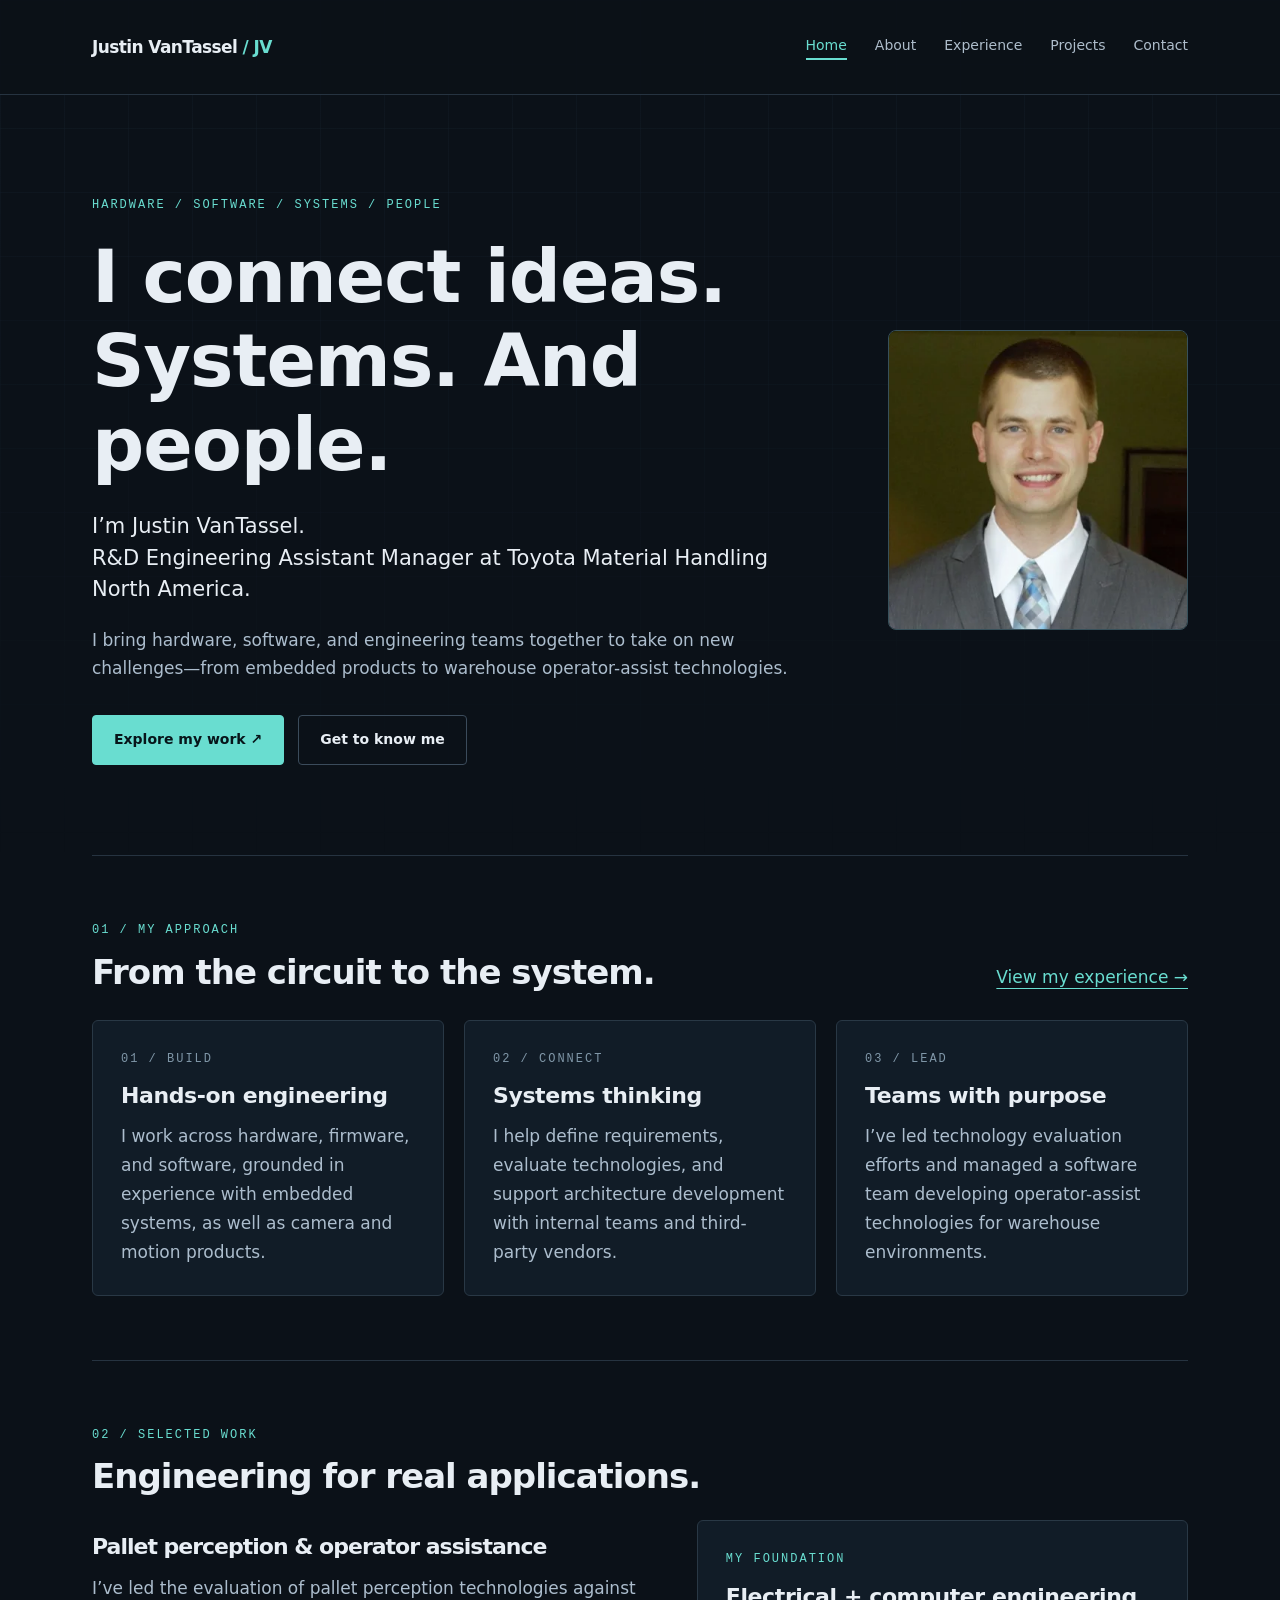
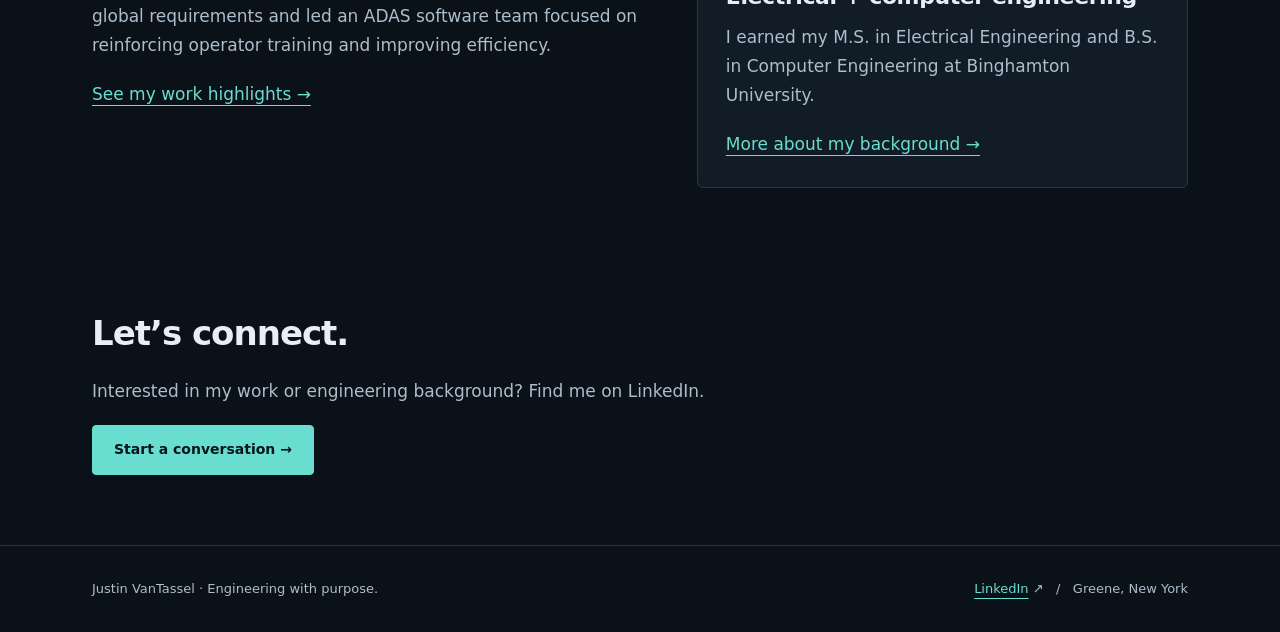
<file: index.html>
<!doctype html><html lang="en"><head><meta charset="utf-8"><meta name="viewport" content="width=device-width, initial-scale=1"><title>Engineering, integration & leadership | Justin VanTassel</title><meta name="description" content="I’m Justin VanTassel, an R&D Engineering Assistant Manager at Toyota Material Handling North America. Explore my engineering experience and work highlights."><meta property="og:type" content="website"><meta property="og:title" content="Engineering, integration & leadership | Justin VanTassel"><meta property="og:description" content="I’m Justin VanTassel, an R&D Engineering Assistant Manager at Toyota Material Handling North America. Explore my engineering experience and work highlights."><meta property="og:image" content="og-image.png"><meta property="og:image:width" content="1200"><meta property="og:image:height" content="630"><meta property="og:image:alt" content="Justin VanTassel — R&amp;D Engineering Assistant Manager"><meta name="twitter:card" content="summary_large_image"><meta name="twitter:title" content="Engineering, integration & leadership | Justin VanTassel"><meta name="twitter:description" content="I’m Justin VanTassel, an R&D Engineering Assistant Manager at Toyota Material Handling North America. Explore my engineering experience and work highlights."><meta name="twitter:image" content="og-image.png"><link rel="icon" href="favicon.svg" type="image/svg+xml"><link rel="stylesheet" href="styles.css"></head><body><a class="skip" href="#main">Skip to content</a><header><div class="wrap"><a class="brand" href="index.html">Justin VanTassel<span> / JV</span></a><nav aria-label="Main navigation"><a href="index.html" aria-current="page">Home</a><a href="about.html">About</a><a href="experience.html">Experience</a><a href="projects.html">Projects</a><a href="contact.html">Contact</a></nav></div></header><main id="main" class="wrap"><section class="hero"><div><div class="eyebrow">Hardware / Software / Systems / People</div><h1>I connect ideas.<br>Systems. And people.</h1><p class="role">I’m Justin VanTassel.<br>R&amp;D Engineering Assistant Manager at Toyota Material Handling North America.</p><p>I bring hardware, software, and engineering teams together to take on new challenges—from embedded products to warehouse operator-assist technologies.</p><div class="actions"><a class="button" href="projects.html">Explore my work <span aria-hidden="true">↗</span></a><a class="button secondary" href="about.html">Get to know me</a></div></div><picture class="headshot"><source srcset="headshot.webp" type="image/webp"><img src="headshot.jpg" alt="Portrait of Justin VanTassel wearing a suit and tie" width="400" height="400" fetchpriority="high"></picture></section><section class="section"><div class="section-heading"><div><div class="eyebrow">01 / My approach</div><h2>From the circuit to the system.</h2></div><a href="experience.html">View my experience →</a></div><div class="grid"><article class="card"><div class="number">01 / Build</div><h3>Hands-on engineering</h3><p>I work across hardware, firmware, and software, grounded in experience with embedded systems, as well as camera and motion products.</p></article><article class="card"><div class="number">02 / Connect</div><h3>Systems thinking</h3><p>I help define requirements, evaluate technologies, and support architecture development with internal teams and third-party vendors.</p></article><article class="card"><div class="number">03 / Lead</div><h3>Teams with purpose</h3><p>I’ve led technology evaluation efforts and managed a software team developing operator-assist technologies for warehouse environments.</p></article></div></section><section class="section"><div class="eyebrow">02 / Selected work</div><h2>Engineering for real applications.</h2><div class="two"><div><h3>Pallet perception & operator assistance</h3><p>I’ve led the evaluation of pallet perception technologies against global requirements and led an ADAS software team focused on reinforcing operator training and improving efficiency.</p><a href="projects.html">See my work highlights →</a></div><div class="card"><div class="tag">My foundation</div><h3>Electrical + computer engineering</h3><p>I earned my M.S. in Electrical Engineering and B.S. in Computer Engineering at Binghamton University.</p><a href="about.html">More about my background →</a></div></div></section><section class="closing"><h2>Let’s connect.</h2><p>Interested in my work or engineering background? Find me on LinkedIn.</p><a class="button" href="contact.html">Start a conversation →</a></section></main><footer><div class="wrap"><p>Justin VanTassel · Engineering with purpose.</p><p><a href="https://www.linkedin.com/in/justin-vantassel-169597180">LinkedIn</a> <span aria-hidden="true">↗</span> &nbsp; / &nbsp; Greene, New York</p></div></footer></body></html>
</file>
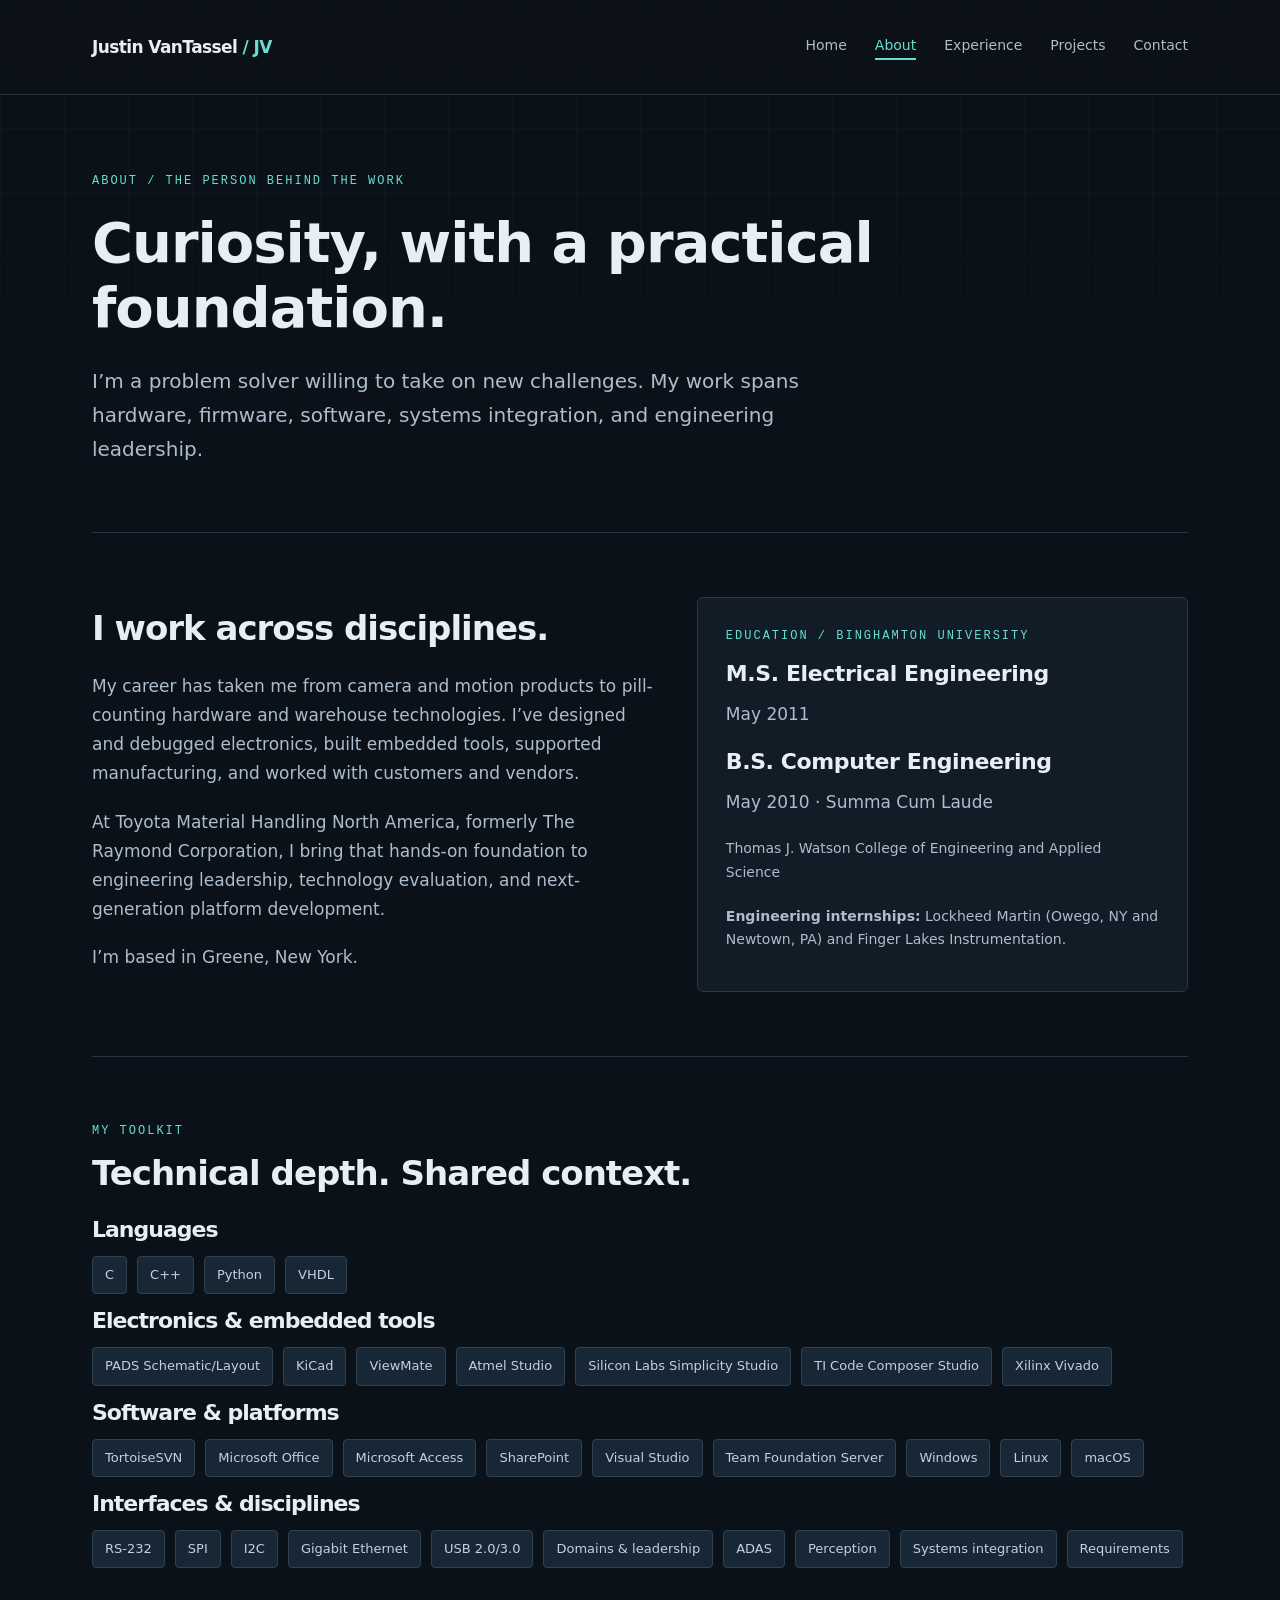
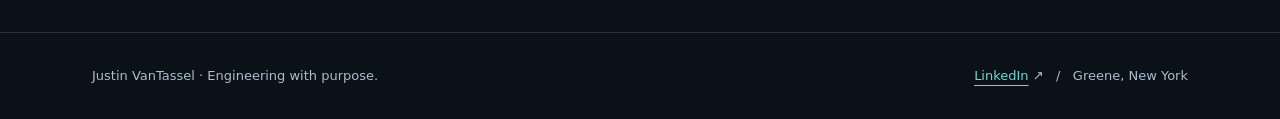
<file: about.html>
<!doctype html><html lang="en"><head><meta charset="utf-8"><meta name="viewport" content="width=device-width, initial-scale=1"><title>About me | Justin VanTassel</title><meta name="description" content="My background spans electrical and computer engineering, embedded development, systems integration, and engineering leadership."><meta property="og:type" content="website"><meta property="og:title" content="About me | Justin VanTassel"><meta property="og:description" content="My background spans electrical and computer engineering, embedded development, systems integration, and engineering leadership."><meta property="og:image" content="og-image.png"><meta property="og:image:width" content="1200"><meta property="og:image:height" content="630"><meta property="og:image:alt" content="Justin VanTassel — R&amp;D Engineering Assistant Manager"><meta name="twitter:card" content="summary_large_image"><meta name="twitter:title" content="About me | Justin VanTassel"><meta name="twitter:description" content="My background spans electrical and computer engineering, embedded development, systems integration, and engineering leadership."><meta name="twitter:image" content="og-image.png"><link rel="icon" href="favicon.svg" type="image/svg+xml"><link rel="stylesheet" href="styles.css"></head><body><a class="skip" href="#main">Skip to content</a><header><div class="wrap"><a class="brand" href="index.html">Justin VanTassel<span> / JV</span></a><nav aria-label="Main navigation"><a href="index.html">Home</a><a href="about.html" aria-current="page">About</a><a href="experience.html">Experience</a><a href="projects.html">Projects</a><a href="contact.html">Contact</a></nav></div></header><main id="main" class="wrap"><div class="page-head"><div class="eyebrow">About / The person behind the work</div><h1>Curiosity, with a practical foundation.</h1><p class="intro">I’m a problem solver willing to take on new challenges. My work spans hardware, firmware, software, systems integration, and engineering leadership.</p></div><section class="section two"><div><h2>I work across disciplines.</h2><p>My career has taken me from camera and motion products to pill-counting hardware and warehouse technologies. I’ve designed and debugged electronics, built embedded tools, supported manufacturing, and worked with customers and vendors.</p><p>At Toyota Material Handling North America, formerly The Raymond Corporation, I bring that hands-on foundation to engineering leadership, technology evaluation, and next-generation platform development.</p><p>I’m based in Greene, New York.</p></div><div class="card"><div class="eyebrow">Education / Binghamton University</div><h3>M.S. Electrical Engineering</h3><p>May 2011</p><h3>B.S. Computer Engineering</h3><p>May 2010 · Summa Cum Laude</p><p class="small">Thomas J. Watson College of Engineering and Applied Science</p><p class="small"><strong>Engineering internships:</strong> Lockheed Martin (Owego, NY and Newtown, PA) and Finger Lakes Instrumentation.</p></div></section><section class="section"><div class="eyebrow">My toolkit</div><h2>Technical depth. Shared context.</h2><h3>Languages</h3><div class="chips"><span>C</span><span>C++</span><span>Python</span><span>VHDL</span></div><h3>Electronics & embedded tools</h3><div class="chips"><span>PADS Schematic/Layout</span><span>KiCad</span><span>ViewMate</span><span>Atmel Studio</span><span>Silicon Labs Simplicity Studio</span><span>TI Code Composer Studio</span><span>Xilinx Vivado</span></div><h3>Software & platforms</h3><div class="chips"><span>TortoiseSVN</span><span>Microsoft Office</span><span>Microsoft Access</span><span>SharePoint</span><span>Visual Studio</span><span>Team Foundation Server</span><span>Windows</span><span>Linux</span><span>macOS</span></div><h3>Interfaces & disciplines</h3><div class="chips"><span>RS-232</span><span>SPI</span><span>I2C</span><span>Gigabit Ethernet</span><span>USB 2.0/3.0</span><span>Domains & leadership</span><span>ADAS</span><span>Perception</span><span>Systems integration</span><span>Requirements</span></div></section></main><footer><div class="wrap"><p>Justin VanTassel · Engineering with purpose.</p><p><a href="https://www.linkedin.com/in/justin-vantassel-169597180">LinkedIn</a> <span aria-hidden="true">↗</span> &nbsp; / &nbsp; Greene, New York</p></div></footer></body></html>
</file>
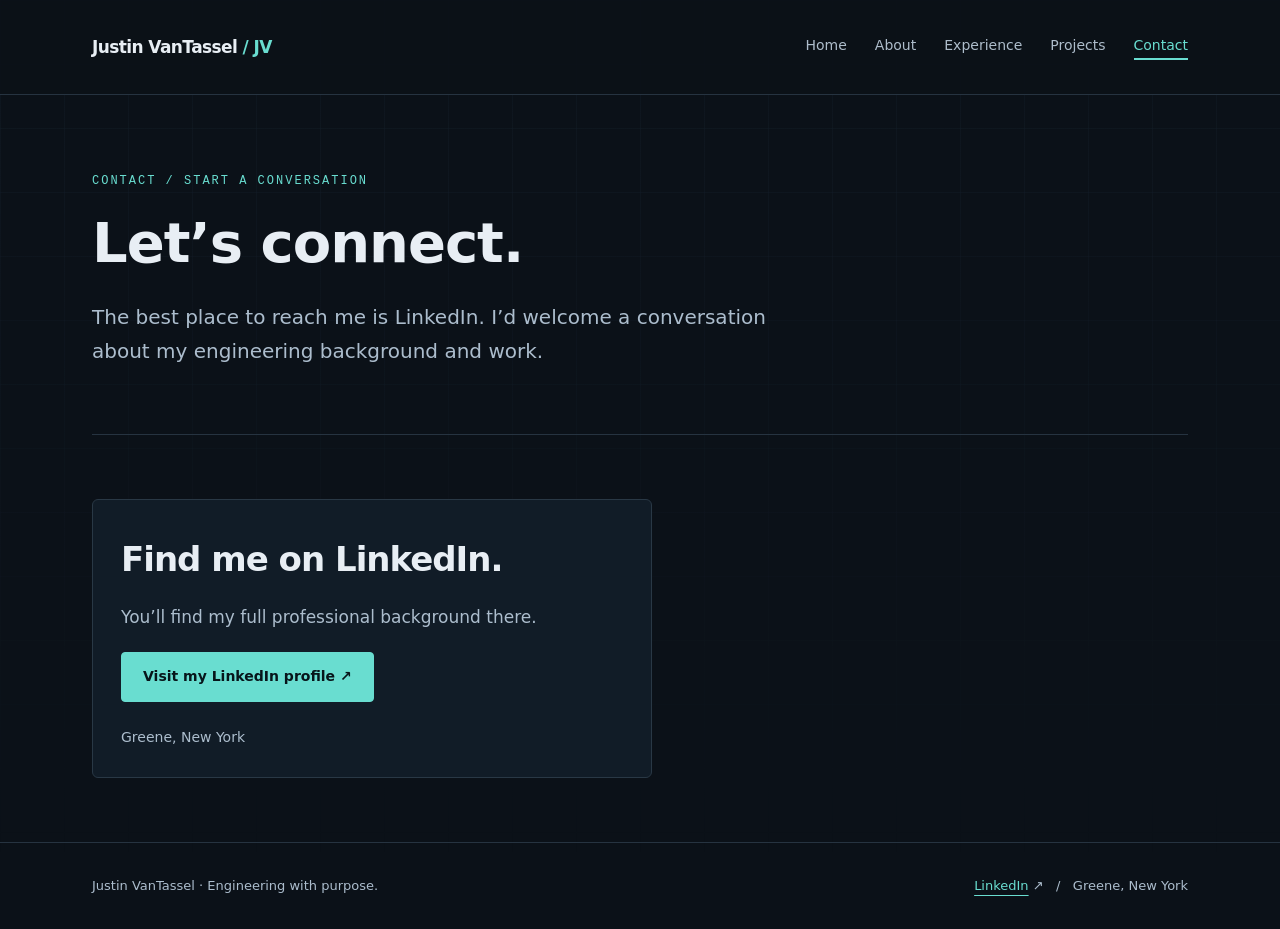
<file: contact.html>
<!doctype html><html lang="en"><head><meta charset="utf-8"><meta name="viewport" content="width=device-width, initial-scale=1"><title>Connect with me | Justin VanTassel</title><meta name="description" content="Connect with me on LinkedIn."><meta property="og:type" content="website"><meta property="og:title" content="Connect with me | Justin VanTassel"><meta property="og:description" content="Connect with me on LinkedIn."><meta property="og:image" content="og-image.png"><meta property="og:image:width" content="1200"><meta property="og:image:height" content="630"><meta property="og:image:alt" content="Justin VanTassel — R&amp;D Engineering Assistant Manager"><meta name="twitter:card" content="summary_large_image"><meta name="twitter:title" content="Connect with me | Justin VanTassel"><meta name="twitter:description" content="Connect with me on LinkedIn."><meta name="twitter:image" content="og-image.png"><link rel="icon" href="favicon.svg" type="image/svg+xml"><link rel="stylesheet" href="styles.css"></head><body><a class="skip" href="#main">Skip to content</a><header><div class="wrap"><a class="brand" href="index.html">Justin VanTassel<span> / JV</span></a><nav aria-label="Main navigation"><a href="index.html">Home</a><a href="about.html">About</a><a href="experience.html">Experience</a><a href="projects.html">Projects</a><a href="contact.html" aria-current="page">Contact</a></nav></div></header><main id="main" class="wrap"><div class="page-head"><div class="eyebrow">Contact / Start a conversation</div><h1>Let’s connect.</h1><p class="intro">The best place to reach me is LinkedIn. I’d welcome a conversation about my engineering background and work.</p></div><section class="section"><div class="card" style="max-width:560px"><h2>Find me on LinkedIn.</h2><p>You’ll find my full professional background there.</p><a class="button" href="https://www.linkedin.com/in/justin-vantassel-169597180">Visit my LinkedIn profile ↗</a><p class="small" style="margin-top:24px">Greene, New York</p></div></section></main><footer><div class="wrap"><p>Justin VanTassel · Engineering with purpose.</p><p><a href="https://www.linkedin.com/in/justin-vantassel-169597180">LinkedIn</a> <span aria-hidden="true">↗</span> &nbsp; / &nbsp; Greene, New York</p></div></footer></body></html>
</file>
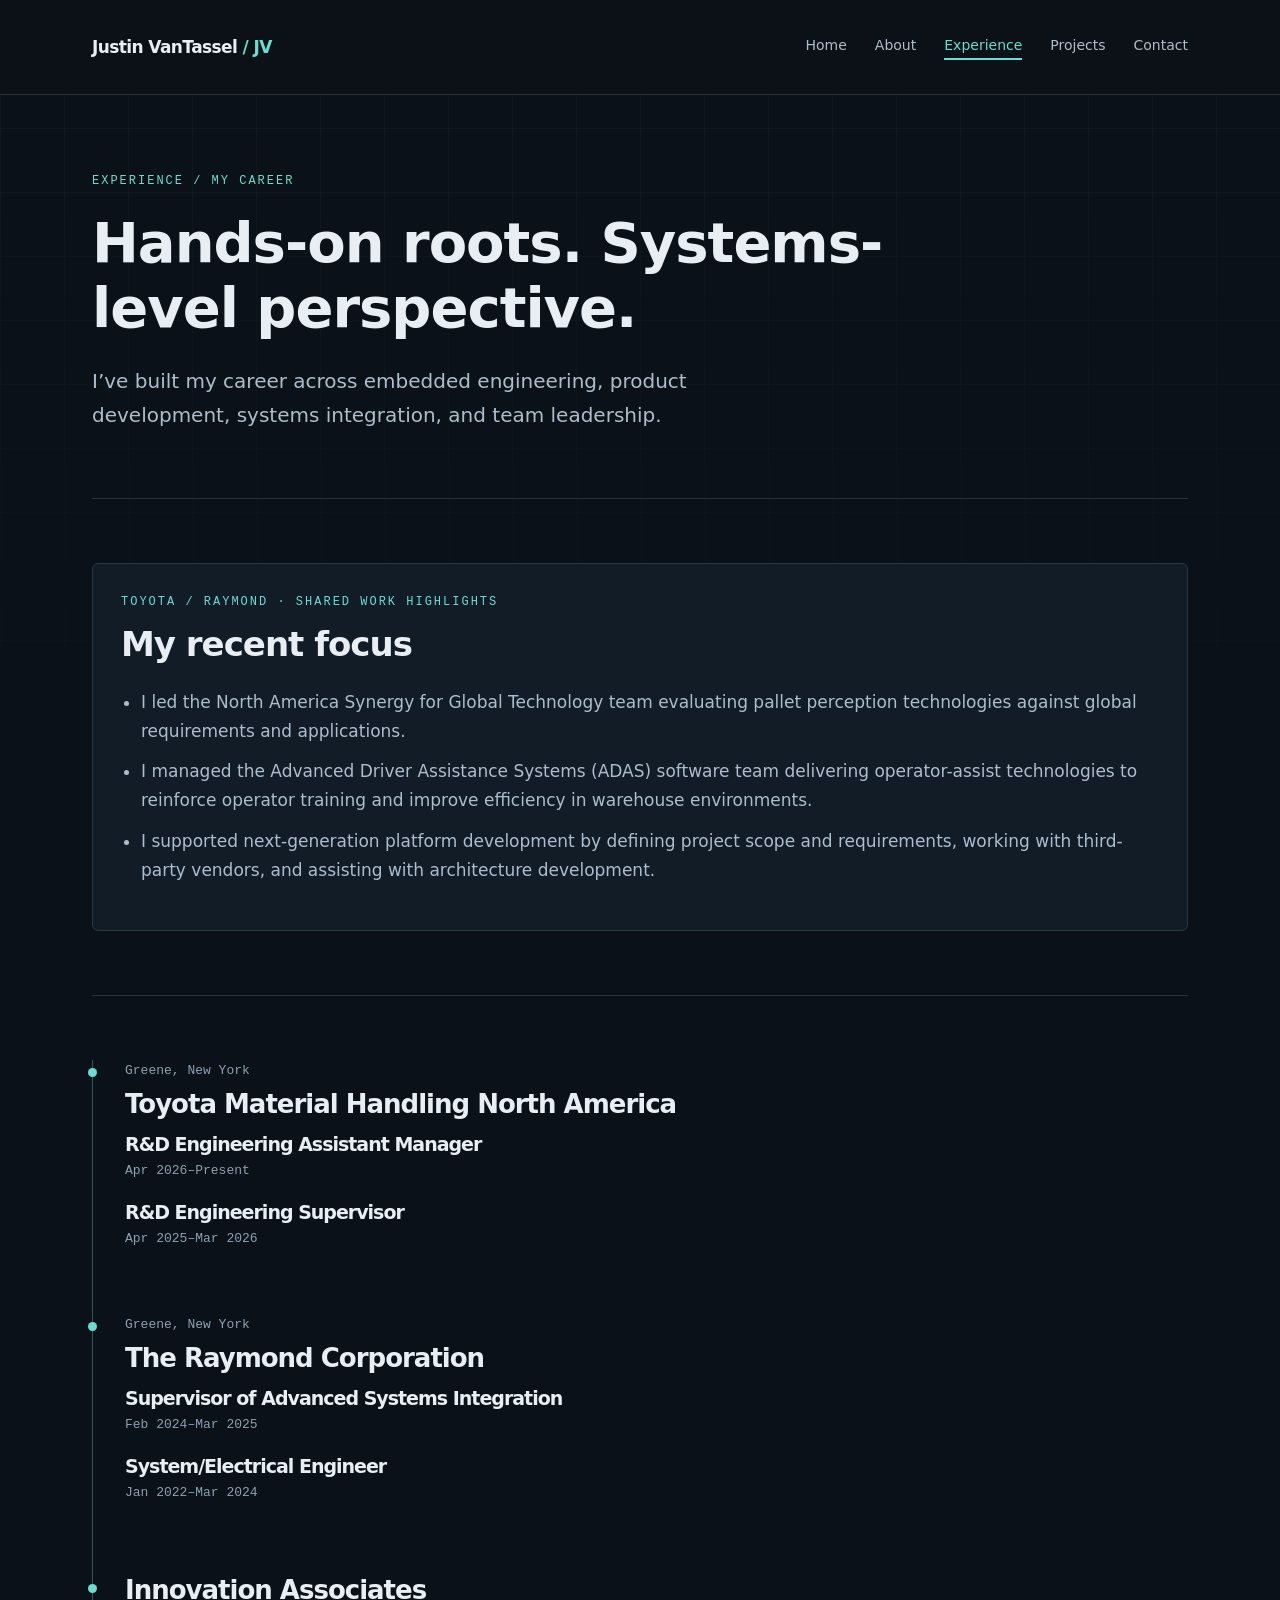
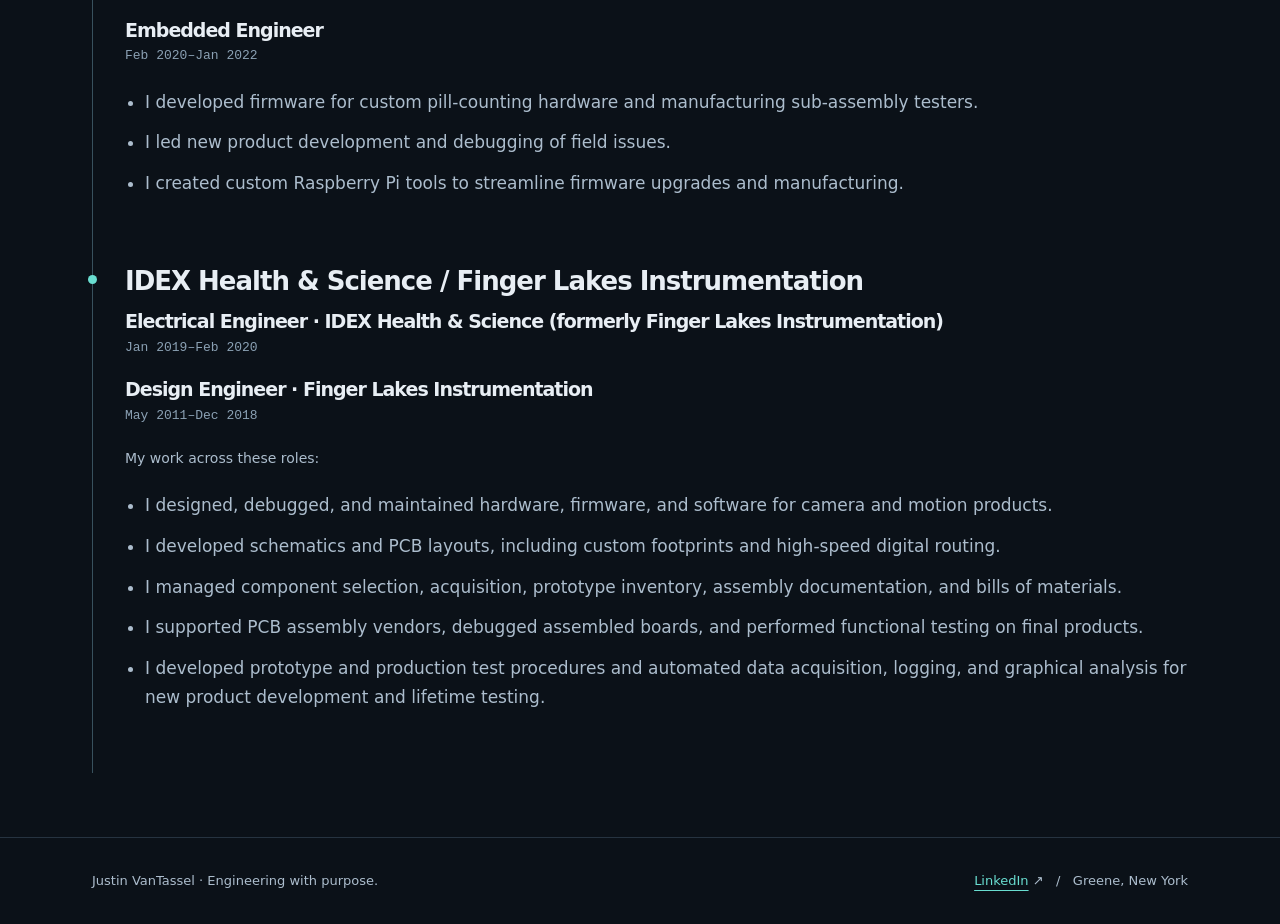
<file: experience.html>
<!doctype html><html lang="en"><head><meta charset="utf-8"><meta name="viewport" content="width=device-width, initial-scale=1"><title>Experience | Justin VanTassel</title><meta name="description" content="Explore my engineering career, from camera and embedded product development to R&D leadership at Toyota Material Handling North America."><meta property="og:type" content="website"><meta property="og:title" content="Experience | Justin VanTassel"><meta property="og:description" content="Explore my engineering career, from camera and embedded product development to R&D leadership at Toyota Material Handling North America."><meta property="og:image" content="og-image.png"><meta property="og:image:width" content="1200"><meta property="og:image:height" content="630"><meta property="og:image:alt" content="Justin VanTassel — R&amp;D Engineering Assistant Manager"><meta name="twitter:card" content="summary_large_image"><meta name="twitter:title" content="Experience | Justin VanTassel"><meta name="twitter:description" content="Explore my engineering career, from camera and embedded product development to R&D leadership at Toyota Material Handling North America."><meta name="twitter:image" content="og-image.png"><link rel="icon" href="favicon.svg" type="image/svg+xml"><link rel="stylesheet" href="styles.css"></head><body><a class="skip" href="#main">Skip to content</a><header><div class="wrap"><a class="brand" href="index.html">Justin VanTassel<span> / JV</span></a><nav aria-label="Main navigation"><a href="index.html">Home</a><a href="about.html">About</a><a href="experience.html" aria-current="page">Experience</a><a href="projects.html">Projects</a><a href="contact.html">Contact</a></nav></div></header><main id="main" class="wrap"><div class="page-head"><div class="eyebrow">Experience / My career</div><h1>Hands-on roots. Systems-level perspective.</h1><p class="intro">I’ve built my career across embedded engineering, product development, systems integration, and team leadership.</p></div><section class="section"><div class="card"><div class="eyebrow">Toyota / Raymond · Shared work highlights</div><h2>My recent focus</h2><ul class="list"><li>I led the North America Synergy for Global Technology team evaluating pallet perception technologies against global requirements and applications.</li><li>I managed the Advanced Driver Assistance Systems (ADAS) software team delivering operator-assist technologies to reinforce operator training and improve efficiency in warehouse environments.</li><li>I supported next-generation platform development by defining project scope and requirements, working with third-party vendors, and assisting with architecture development.</li></ul></div></section><section class="section"><div class="timeline"><article class="job"><div class="meta">Greene, New York</div><h2>Toyota Material Handling North America</h2><h3>R&D Engineering Assistant Manager</h3><p class="meta">Apr 2026–Present</p><h3>R&D Engineering Supervisor</h3><p class="meta">Apr 2025–Mar 2026</p></article><article class="job"><div class="meta">Greene, New York</div><h2>The Raymond Corporation</h2><h3>Supervisor of Advanced Systems Integration</h3><p class="meta">Feb 2024–Mar 2025</p><h3>System/Electrical Engineer</h3><p class="meta">Jan 2022–Mar 2024</p></article><article class="job"><div class="meta"></div><h2>Innovation Associates</h2><h3>Embedded Engineer</h3><p class="meta">Feb 2020–Jan 2022</p><ul class="list"><li>I developed firmware for custom pill-counting hardware and manufacturing sub-assembly testers.</li><li>I led new product development and debugging of field issues.</li><li>I created custom Raspberry Pi tools to streamline firmware upgrades and manufacturing.</li></ul></article><article class="job"><div class="meta"></div><h2>IDEX Health & Science / Finger Lakes Instrumentation</h2><h3>Electrical Engineer · IDEX Health & Science (formerly Finger Lakes Instrumentation)</h3><p class="meta">Jan 2019–Feb 2020</p><h3>Design Engineer · Finger Lakes Instrumentation</h3><p class="meta">May 2011–Dec 2018</p><p class="small">My work across these roles:</p><ul class="list"><li>I designed, debugged, and maintained hardware, firmware, and software for camera and motion products.</li><li>I developed schematics and PCB layouts, including custom footprints and high-speed digital routing.</li><li>I managed component selection, acquisition, prototype inventory, assembly documentation, and bills of materials.</li><li>I supported PCB assembly vendors, debugged assembled boards, and performed functional testing on final products.</li><li>I developed prototype and production test procedures and automated data acquisition, logging, and graphical analysis for new product development and lifetime testing.</li></ul></article></div></section></main><footer><div class="wrap"><p>Justin VanTassel · Engineering with purpose.</p><p><a href="https://www.linkedin.com/in/justin-vantassel-169597180">LinkedIn</a> <span aria-hidden="true">↗</span> &nbsp; / &nbsp; Greene, New York</p></div></footer></body></html>
</file>
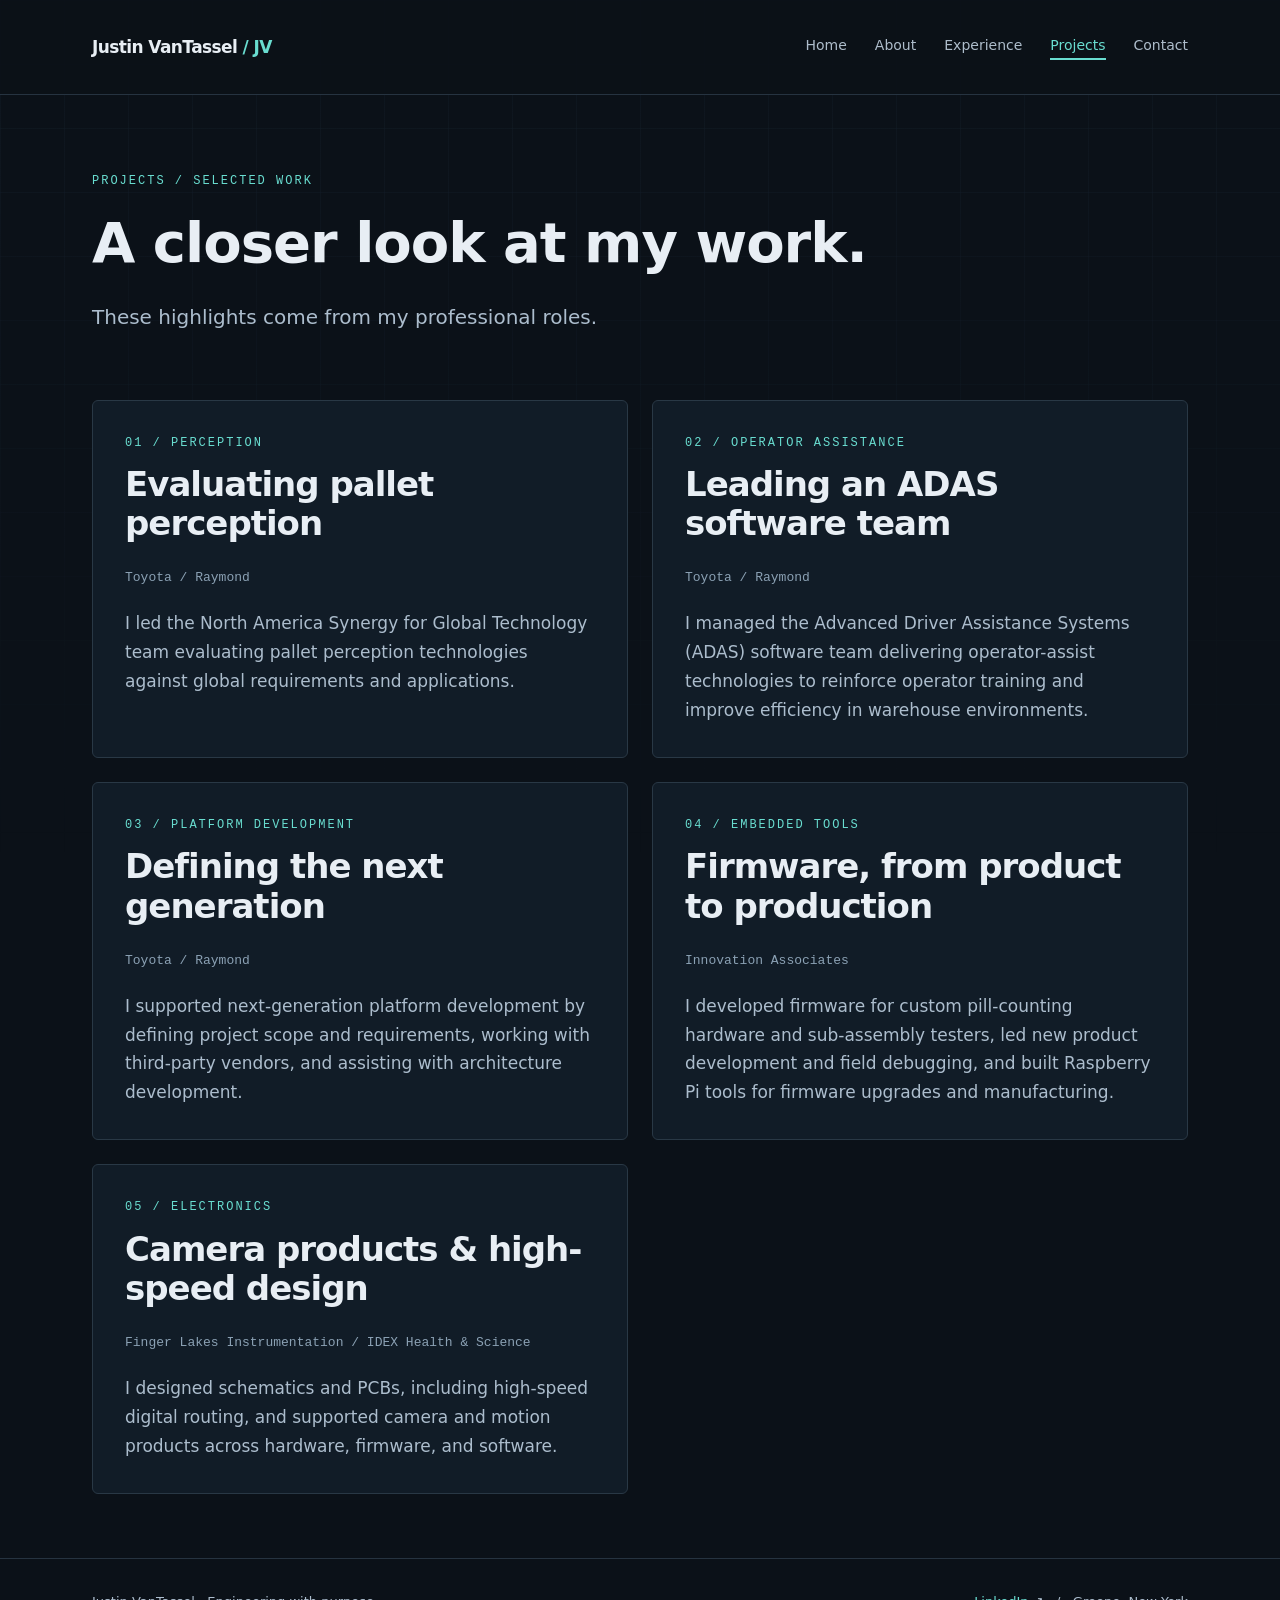
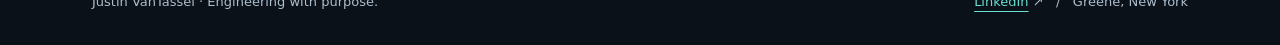
<file: projects.html>
<!doctype html><html lang="en"><head><meta charset="utf-8"><meta name="viewport" content="width=device-width, initial-scale=1"><title>Work highlights | Justin VanTassel</title><meta name="description" content="My professional work highlights include pallet perception, ADAS, platform development, embedded firmware, and camera electronics."><meta property="og:type" content="website"><meta property="og:title" content="Work highlights | Justin VanTassel"><meta property="og:description" content="My professional work highlights include pallet perception, ADAS, platform development, embedded firmware, and camera electronics."><meta property="og:image" content="og-image.png"><meta property="og:image:width" content="1200"><meta property="og:image:height" content="630"><meta property="og:image:alt" content="Justin VanTassel — R&amp;D Engineering Assistant Manager"><meta name="twitter:card" content="summary_large_image"><meta name="twitter:title" content="Work highlights | Justin VanTassel"><meta name="twitter:description" content="My professional work highlights include pallet perception, ADAS, platform development, embedded firmware, and camera electronics."><meta name="twitter:image" content="og-image.png"><link rel="icon" href="favicon.svg" type="image/svg+xml"><link rel="stylesheet" href="styles.css"></head><body><a class="skip" href="#main">Skip to content</a><header><div class="wrap"><a class="brand" href="index.html">Justin VanTassel<span> / JV</span></a><nav aria-label="Main navigation"><a href="index.html">Home</a><a href="about.html">About</a><a href="experience.html">Experience</a><a href="projects.html" aria-current="page">Projects</a><a href="contact.html">Contact</a></nav></div></header><main id="main" class="wrap"><div class="page-head"><div class="eyebrow">Projects / Selected work</div><h1>A closer look at my work.</h1><p class="intro">These highlights come from my professional roles.</p></div><div class="projects"><article class="card"><div class="eyebrow">01 / Perception</div><h2>Evaluating pallet perception</h2><p class="meta">Toyota / Raymond</p><p>I led the North America Synergy for Global Technology team evaluating pallet perception technologies against global requirements and applications.</p></article><article class="card"><div class="eyebrow">02 / Operator assistance</div><h2>Leading an ADAS software team</h2><p class="meta">Toyota / Raymond</p><p>I managed the Advanced Driver Assistance Systems (ADAS) software team delivering operator-assist technologies to reinforce operator training and improve efficiency in warehouse environments.</p></article><article class="card"><div class="eyebrow">03 / Platform development</div><h2>Defining the next generation</h2><p class="meta">Toyota / Raymond</p><p>I supported next-generation platform development by defining project scope and requirements, working with third-party vendors, and assisting with architecture development.</p></article><article class="card"><div class="eyebrow">04 / Embedded tools</div><h2>Firmware, from product to production</h2><p class="meta">Innovation Associates</p><p>I developed firmware for custom pill-counting hardware and sub-assembly testers, led new product development and field debugging, and built Raspberry Pi tools for firmware upgrades and manufacturing.</p></article><article class="card"><div class="eyebrow">05 / Electronics</div><h2>Camera products & high-speed design</h2><p class="meta">Finger Lakes Instrumentation / IDEX Health & Science</p><p>I designed schematics and PCBs, including high-speed digital routing, and supported camera and motion products across hardware, firmware, and software.</p></article></div></main><footer><div class="wrap"><p>Justin VanTassel · Engineering with purpose.</p><p><a href="https://www.linkedin.com/in/justin-vantassel-169597180">LinkedIn</a> <span aria-hidden="true">↗</span> &nbsp; / &nbsp; Greene, New York</p></div></footer></body></html>
</file>
<file: styles.css>
*{box-sizing:border-box}html{color-scheme:dark;scroll-behavior:smooth}body{margin:0;background:#0b1118;color:#e8eef4;font:17px/1.7 system-ui,sans-serif}body:before{content:"";position:absolute;inset:0 0 auto;height:860px;z-index:-1;background:linear-gradient(90deg,#20304235 1px,transparent 1px),linear-gradient(#20304235 1px,transparent 1px);background-size:64px 64px;mask-image:linear-gradient(black,transparent)}a{color:#69ddd0;text-underline-offset:5px}a:hover{color:white}a:focus-visible,button:focus-visible,input:focus-visible,textarea:focus-visible{outline:3px solid #69ddd0;outline-offset:5px}.wrap{max-width:1160px;margin:auto;padding:0 32px}.skip{position:absolute;top:-100px}.skip:focus{top:8px;background:#111f2b;z-index:10}header{border-bottom:1px solid #263340;background:#0b1118e8}header .wrap{min-height:94px;display:flex;align-items:center;justify-content:space-between;gap:24px}.brand{font-weight:750;text-decoration:none;color:#e8eef4;letter-spacing:-.6px}.brand span{color:#69ddd0}nav{display:flex;gap:28px;flex-wrap:wrap}nav a{font-size:14px;color:#aebdcb;text-decoration:none}nav a[aria-current]{color:#69ddd0;border-bottom:2px solid #69ddd0}main{min-height:70vh}.eyebrow,.tag,.number{font-family:ui-monospace,monospace;font-size:12px;text-transform:uppercase;letter-spacing:2px;color:#69ddd0}.hero{padding:100px 0 90px;display:grid;grid-template-columns:1fr 300px;gap:70px;align-items:center}h1,h2,h3{line-height:1.15;letter-spacing:-1px}h1{font-size:clamp(44px,5.7vw,76px);margin:20px 0 24px;font-weight:650}h2{font-size:34px;margin:12px 0 24px}h3{font-size:22px;margin:14px 0}p{color:#acbdcd;margin:0 0 20px}.intro{font-size:20px;max-width:720px}.role{color:#e8eef4;font-size:21px;max-width:700px;line-height:1.5}.actions{display:flex;flex-wrap:wrap;gap:14px;margin-top:32px}.button{display:inline-block;background:#69ddd0;color:#07151a;padding:12px 21px;text-decoration:none;font-size:14px;font-weight:750;border:1px solid #69ddd0;border-radius:4px}.button:hover{color:#07151a;background:#a5eee5}.button.secondary{background:transparent;color:#e8eef4;border-color:#3b4b5b}.headshot{display:block;width:300px;max-width:100%;border:1px solid #37505a;border-radius:8px;overflow:hidden;background:#172c35}.headshot img{display:block;width:100%;height:auto}.section{padding:64px 0;border-top:1px solid #263340}.section-heading{display:flex;justify-content:space-between;align-items:end;gap:20px;margin-bottom:28px}.section-heading h2{margin-bottom:0}.grid{display:grid;grid-template-columns:repeat(3,1fr);gap:20px}.card{background:#111c27;border:1px solid #293845;padding:28px;border-radius:6px}.card p:last-child{margin:0}.card h3{letter-spacing:-.4px}.card .number{color:#8097a8}.page-head{padding:76px 0 46px;max-width:900px}.page-head h1{font-size:56px}.two{display:grid;grid-template-columns:1.15fr 1fr;gap:40px}.list{padding-left:20px;color:#acbdcd}.list li{margin-bottom:12px}.timeline{border-left:1px solid #38515d;padding-left:32px}.job{position:relative;padding:0 0 44px}.job:before{position:absolute;content:'';width:9px;height:9px;border-radius:50%;background:#69ddd0;left:-37px;top:8px}.job h2{font-size:26px;margin:8px 0 12px}.job h3{font-size:19px;margin:14px 0 4px}.meta{font-family:ui-monospace,monospace;font-size:13px;color:#8ba1b4}.placeholder{border:1px dashed #647989;border-radius:4px;padding:16px;color:#b4c3cf;font:13px/1.6 ui-monospace,monospace;background:#182430}.projects{display:grid;grid-template-columns:1fr 1fr;gap:24px;padding-bottom:64px}.projects .card{padding:32px}.projects .placeholder{margin-top:24px}.chips{display:flex;gap:10px;flex-wrap:wrap}.chips span{padding:7px 12px;background:#172735;border:1px solid #30424f;font-size:13px;color:#c1d2dd;border-radius:4px}label{display:block;font-size:14px;margin:18px 0 7px}input,textarea{width:100%;padding:12px;background:#0b1118;border:1px solid #405466;border-radius:4px;color:#e8eef4;font:inherit}textarea{resize:vertical}button{font:inherit;cursor:pointer}button:disabled{cursor:not-allowed;opacity:.55}footer{border-top:1px solid #263340;padding:32px 0;color:#859bab;font-size:13px}footer .wrap{display:flex;justify-content:space-between;gap:24px}footer p{margin:0}.small{font-size:14px}.closing{padding:50px 0 70px}@media(max-width:800px){header .wrap{padding-top:20px;padding-bottom:20px;display:block}nav{margin-top:16px;gap:20px}.hero{grid-template-columns:1fr;padding:58px 0;gap:36px}.headshot{width:300px}.grid,.two,.projects{grid-template-columns:1fr}.wrap{padding:0 24px}.section{padding:42px 0}.page-head{padding:50px 0 30px}.page-head h1{font-size:44px}.section-heading{display:block}.section-heading a{display:inline-block;margin-top:15px}footer .wrap{display:block}footer p+p{margin-top:10px}.timeline{padding-left:24px}.job:before{left:-29px}.card{padding:24px}}@media(prefers-reduced-motion:reduce){html{scroll-behavior:auto}}
</file>
